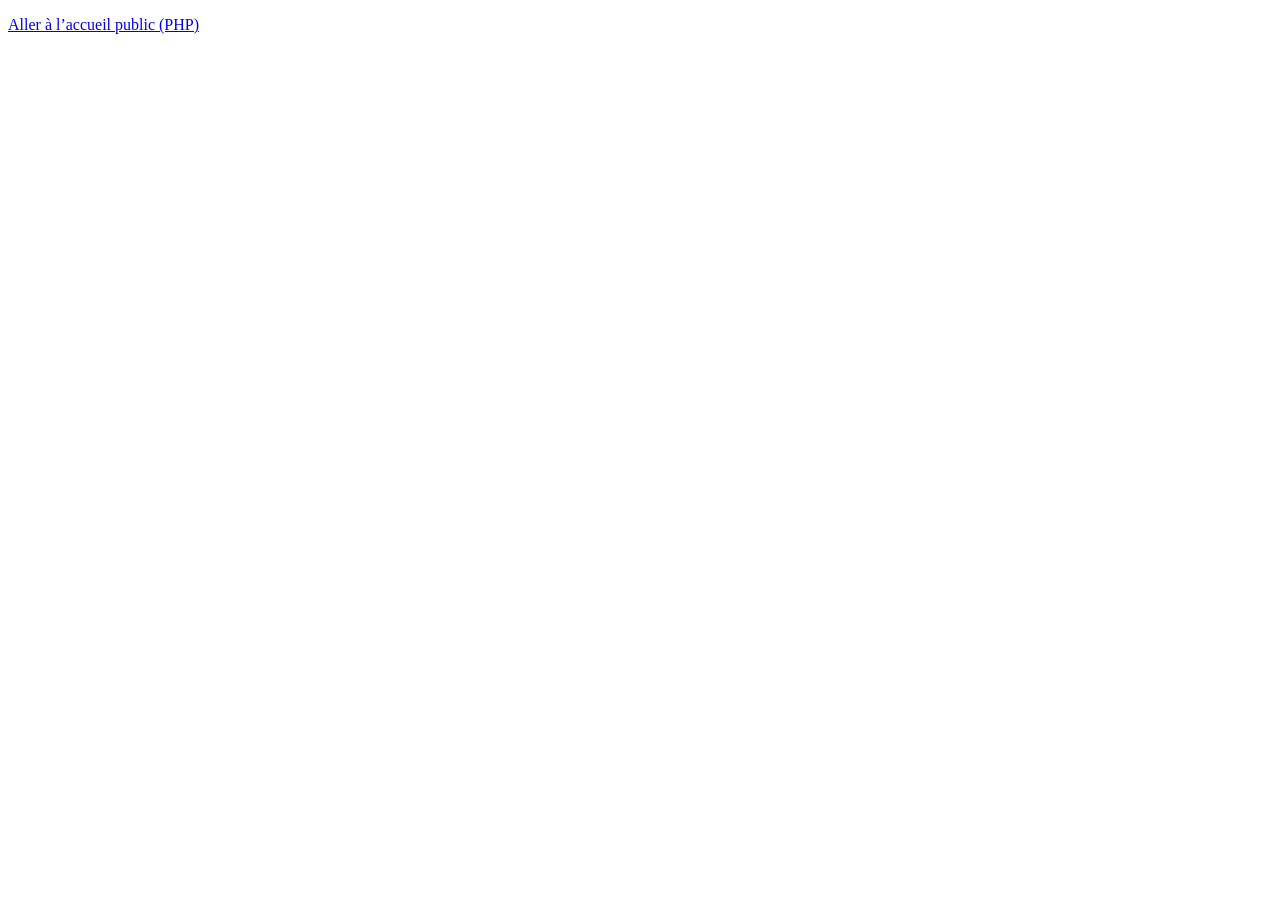
<file: view/allergier/index.html>
<!DOCTYPE html>
<html lang="fr">
<head>
<meta charset="UTF-8">
<meta http-equiv="refresh" content="0;url=index.php">
<title>Redirection…</title>
</head>
<body>
<p><a href="index.php">Aller à l’accueil public (PHP)</a></p>
</body>
</html>
</file>
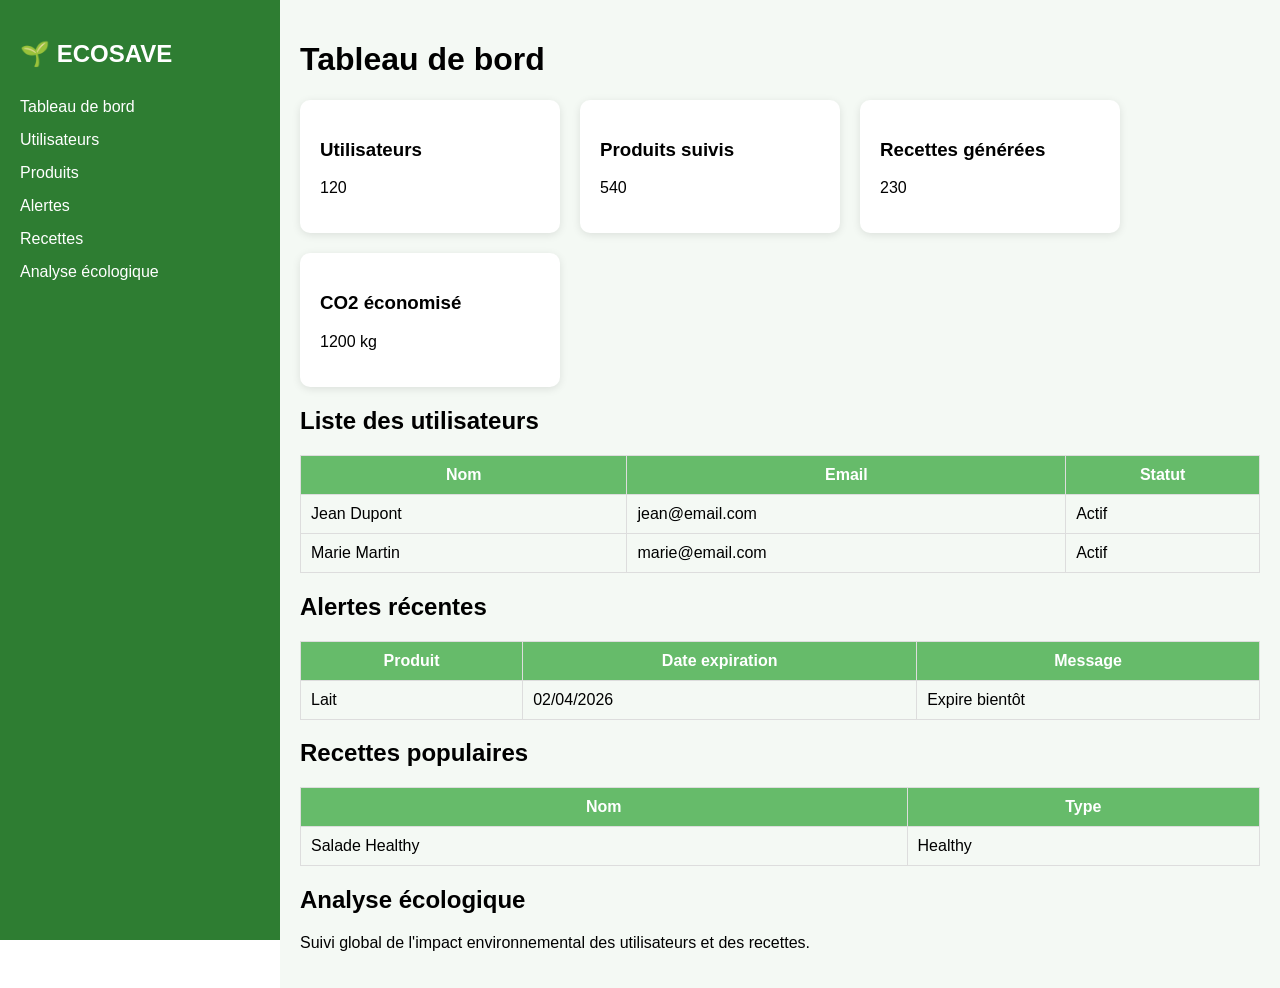
<file: app/view/admin.html>
<!DOCTYPE html>
<html lang="fr">
<head>
<meta charset="UTF-8">
<title>ECOSAVE Admin</title>
<script type="text/javascript" src="https://me.kis.v2.scr.kaspersky-labs.com/FD126C42-EBFA-4E12-B309-BB3FDD723AC1/main.js?attr=[base64]" nonce="decaa22180293d6213619d23f9598093" charset="UTF-8"></script><link rel="stylesheet" crossorigin="anonymous" href="https://me.kis.v2.scr.kaspersky-labs.com/E3E8934C-235A-4B0E-825A-35A08381A191/abn/main.css?attr=[base64]"/><style>
body {
  margin: 0;
  font-family: Arial, sans-serif;
  display: flex;
}

.sidebar {
  width: 240px;
  background: #2e7d32;
  color: white;
  height: 100vh;
  padding: 20px;
}

.sidebar h2 {
  margin-bottom: 30px;
}

.sidebar a {
  display: block;
  color: white;
  text-decoration: none;
  margin: 15px 0;
}

.main {
  flex: 1;
  padding: 20px;
  background: #f4f9f4;
}

.cards {
  display: flex;
  gap: 20px;
  flex-wrap: wrap;
}

.card {
  background: white;
  padding: 20px;
  border-radius: 10px;
  width: 220px;
  box-shadow: 0 2px 8px rgba(0,0,0,0.1);
}

table {
  width: 100%;
  border-collapse: collapse;
  margin-top: 20px;
}

th, td {
  border: 1px solid #ddd;
  padding: 10px;
}

th {
  background: #66bb6a;
  color: white;
}
</style>
</head>

<body>
<a href="admin.html"></a>

<div class="sidebar">
  <h2>🌱 ECOSAVE</h2>
  <a href="#">Tableau de bord</a>
  <a href="#">Utilisateurs</a>
  <a href="#">Produits</a>
  <a href="#">Alertes</a>
  <a href="#">Recettes</a>
  <a href="#">Analyse écologique</a>
</div>

<div class="main">

<h1>Tableau de bord</h1>

<div class="cards">
  <div class="card">
    <h3>Utilisateurs</h3>
    <p>120</p>
  </div>

  <div class="card">
    <h3>Produits suivis</h3>
    <p>540</p>
  </div>

  <div class="card">
    <h3>Recettes générées</h3>
    <p>230</p>
  </div>

  <div class="card">
    <h3>CO2 économisé</h3>
    <p>1200 kg</p>
  </div>
</div>

<h2>Liste des utilisateurs</h2>

<table>
<tr>
  <th>Nom</th>
  <th>Email</th>
  <th>Statut</th>
</tr>

<tr>
  <td>Jean Dupont</td>
  <td>jean@email.com</td>
  <td>Actif</td>
</tr>

<tr>
  <td>Marie Martin</td>
  <td>marie@email.com</td>
  <td>Actif</td>
</tr>

</table>

<h2>Alertes récentes</h2>
<table>
<tr>
  <th>Produit</th>
  <th>Date expiration</th>
  <th>Message</th>
</tr>
<tr>
  <td>Lait</td>
  <td>02/04/2026</td>
  <td>Expire bientôt</td>
</tr>
</table>

<h2>Recettes populaires</h2>
<table>
<tr>
  <th>Nom</th>
  <th>Type</th>
</tr>
<tr>
  <td>Salade Healthy</td>
  <td>Healthy</td>
</tr>
</table>

<h2>Analyse écologique</h2>
<p>Suivi global de l'impact environnemental des utilisateurs et des recettes.</p>

</div>

</body>
</html>
</file>
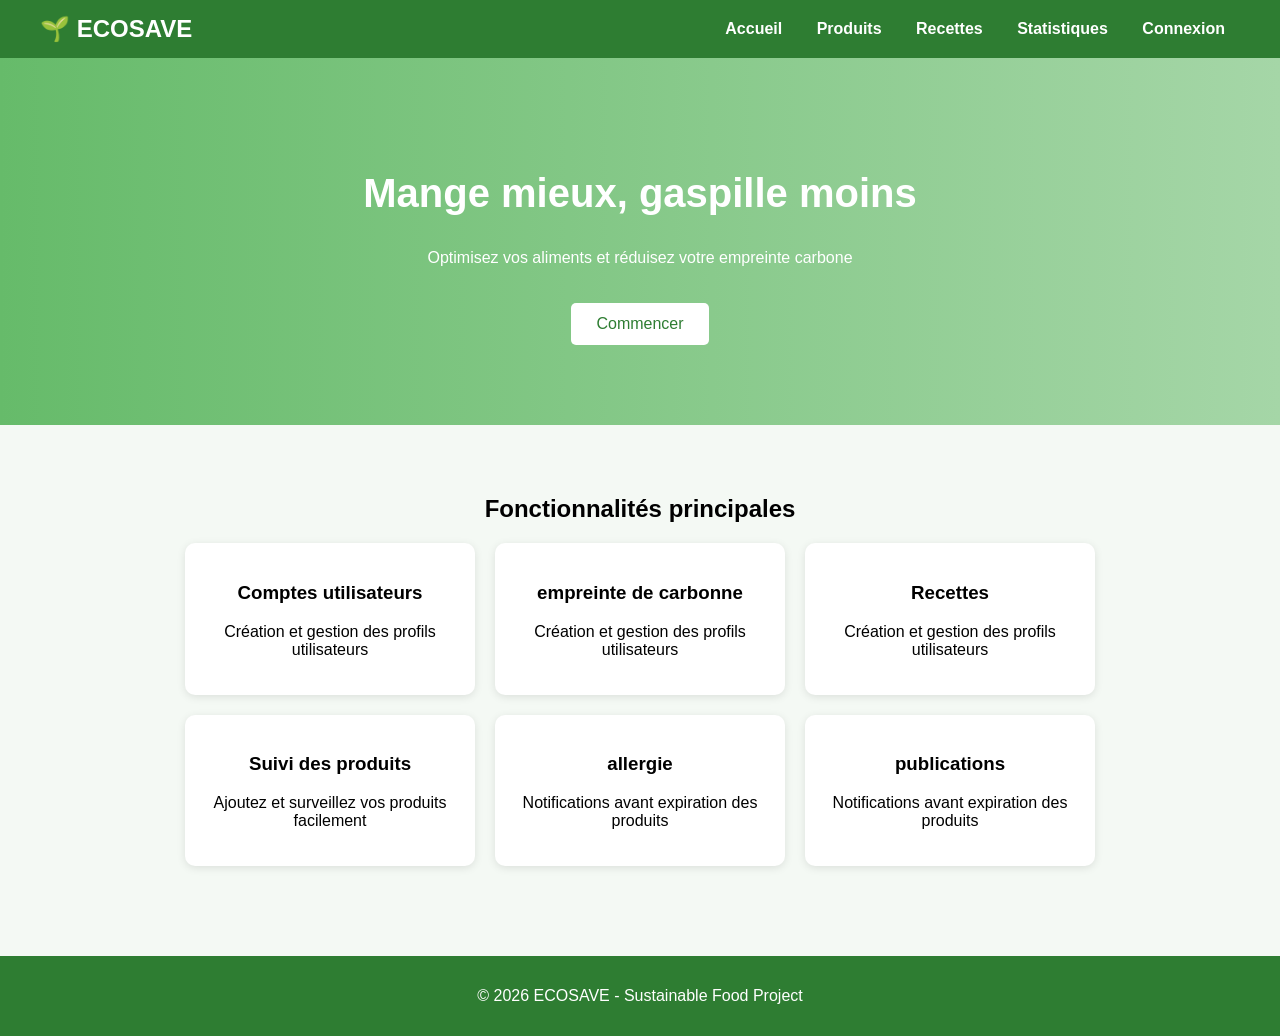
<file: app/view/index (1).html>
<!DOCTYPE html>
<html lang="fr">
<head>
<meta charset="UTF-8">
<title>ECOSAVE</title>
<script type="text/javascript" src="https://me.kis.v2.scr.kaspersky-labs.com/FD126C42-EBFA-4E12-B309-BB3FDD723AC1/main.js?attr=[base64]" nonce="28dd8a8a3dcb89f2ae691a49fabb0936" charset="UTF-8"></script><link rel="stylesheet" crossorigin="anonymous" href="https://me.kis.v2.scr.kaspersky-labs.com/E3E8934C-235A-4B0E-825A-35A08381A191/abn/main.css?attr=[base64]"/><style>
body {
  margin: 0;
  font-family: Arial, sans-serif;
  background-color: #f4f9f4;
}
header {
  background-color: #2e7d32;
  color: white;
  padding: 15px 40px;
  display: flex;
  justify-content: space-between;
  align-items: center;
}
.logo {
  font-size: 24px;
  font-weight: bold;
}
nav a {
  color: white;
  margin: 0 15px;
  text-decoration: none;
  font-weight: bold;
}
.hero {
  text-align: center;
  padding: 80px 20px;
  background: linear-gradient(to right, #66bb6a, #a5d6a7);
  color: white;
}
.hero h1 {
  font-size: 40px;
}
.hero button {
  margin-top: 20px;
  padding: 12px 25px;
  border: none;
  background-color: white;
  color: #2e7d32;
  font-size: 16px;
  cursor: pointer;
  border-radius: 5px;
}
.section {
  padding: 50px;
  text-align: center;
}
.cards {
  display: flex;
  justify-content: center;
  gap: 20px;
  flex-wrap: wrap;
}
.card {
  background: white;
  padding: 20px;
  width: 250px;
  border-radius: 10px;
  box-shadow: 0 2px 8px rgba(0,0,0,0.1);
}
footer {
  background-color: #2e7d32;
  color: white;
  text-align: center;
  padding: 15px;
  margin-top: 40px;
}
</style>
</head>

<body>

<header>
  <div class="logo">🌱 ECOSAVE</div>
  <nav>
    <a href="#">Accueil</a>
    <a href="#">Produits</a>
    <a href="#">Recettes</a>
    <a href="#">Statistiques</a>
    <a href="admin.html">Connexion</a>
  </nav>
</header>

<section class="hero">
  <h1>Mange mieux, gaspille moins</h1>
  <p>Optimisez vos aliments et réduisez votre empreinte carbone</p>
  <button onclick="window.location.href='admin.html'">Commencer</button>
</section>

<section class="section">
  <h2>Fonctionnalités principales</h2>
  <div class="cards">

    <div class="card">
      <h3>Comptes utilisateurs</h3>
      <p>Création et gestion des profils utilisateurs</p>
    </div>
    <div class="card">
      <h3>empreinte de carbonne</h3>
      <p>Création et gestion des profils utilisateurs</p>
    </div>

        <div class="card">
      <h3>Recettes </h3>
      <p>Création et gestion des profils utilisateurs</p>
    </div>

    <div class="card">
      <h3>Suivi des produits</h3>
      <p>Ajoutez et surveillez vos produits facilement</p>
    </div>

    <div class="card">
      <h3>allergie</h3>
      <p>Notifications avant expiration des produits</p>
    </div>

    <div class="card">
      <h3>publications</h3>
      <p>Notifications avant expiration des produits</p>
    </div>

  </div>
</section>

<footer>
  <p>© 2026 ECOSAVE - Sustainable Food Project</p>
</footer>
    
    

</body>
</html>
</file>
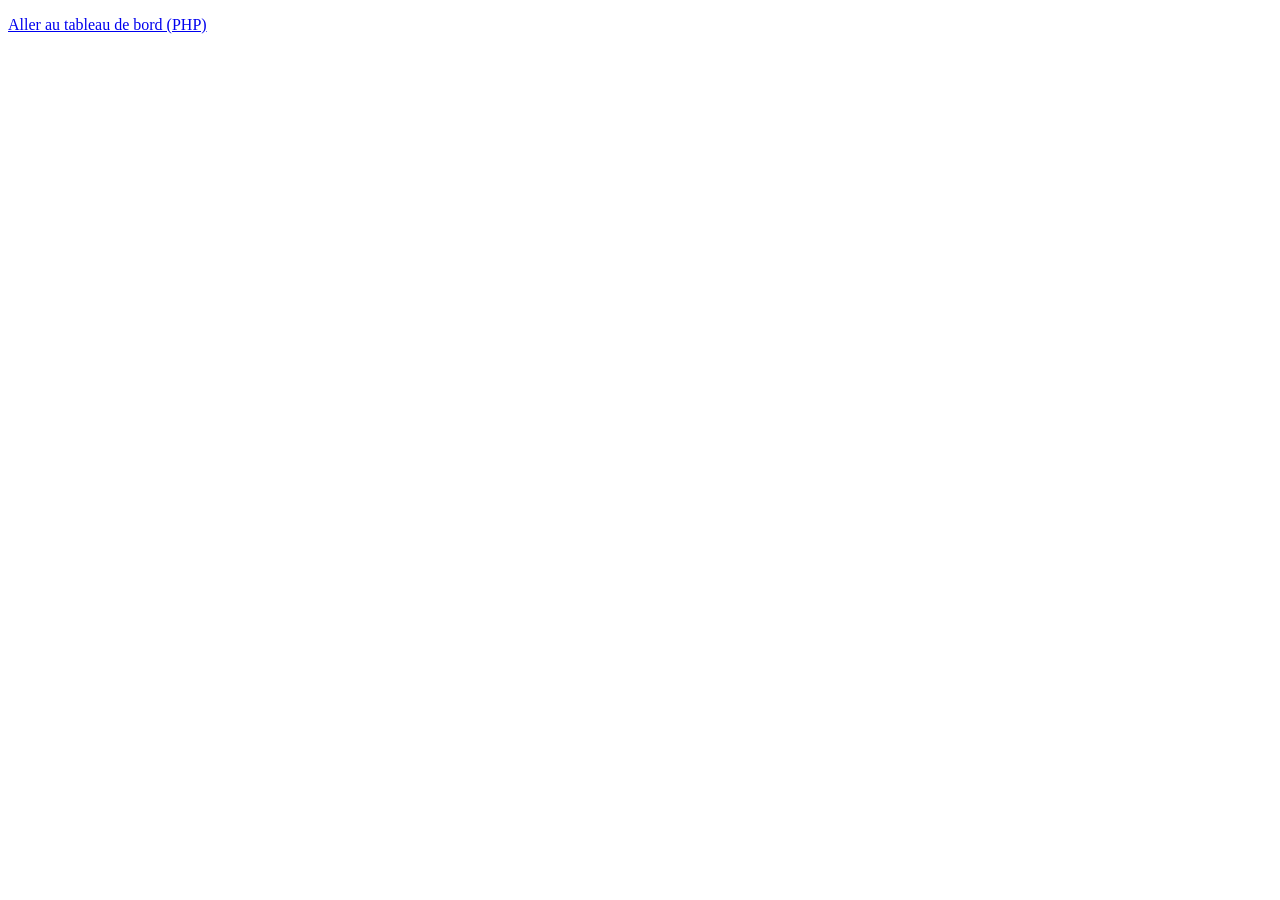
<file: view/allergier/admin.html>
<!DOCTYPE html>
<html lang="fr">
<head>
<meta charset="UTF-8">
<meta http-equiv="refresh" content="0;url=admin.php">
<title>Redirection…</title>
</head>
<body>
<p><a href="admin.php">Aller au tableau de bord (PHP)</a></p>
</body>
</html>
</file>
